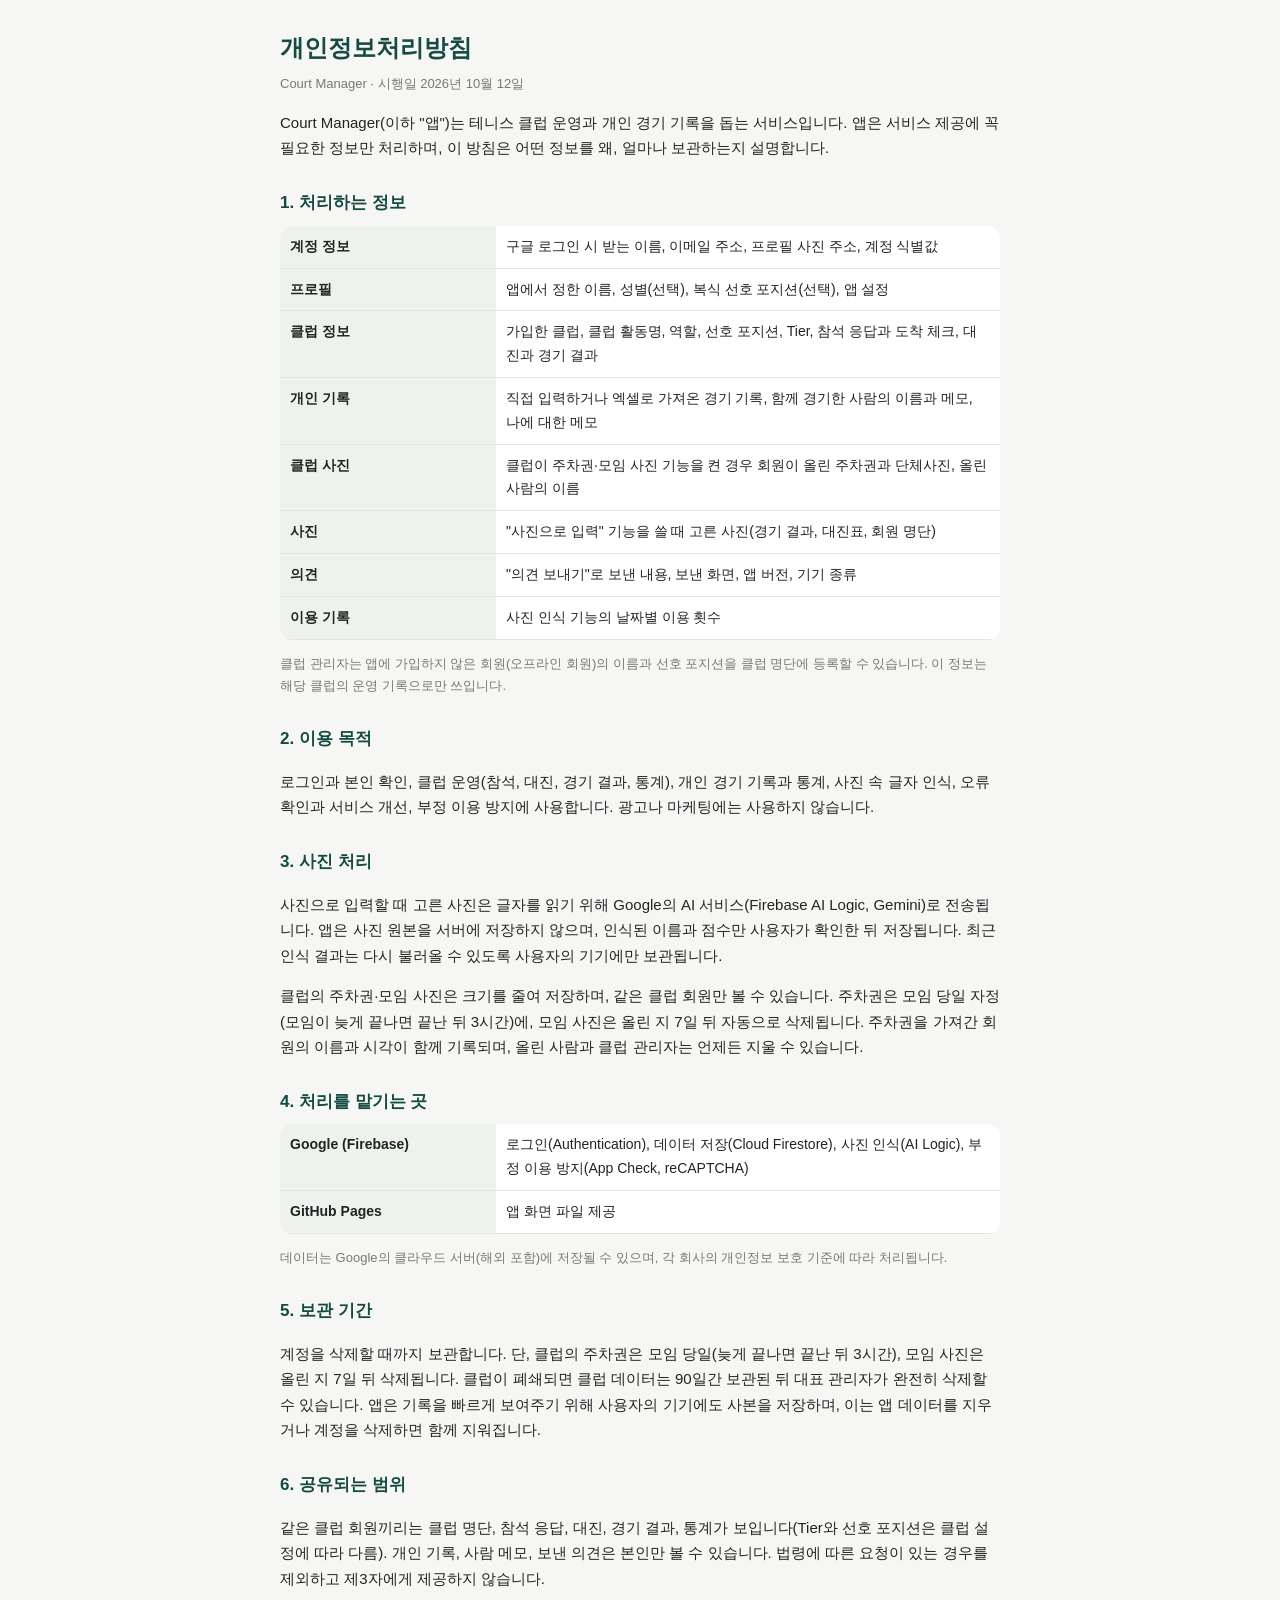
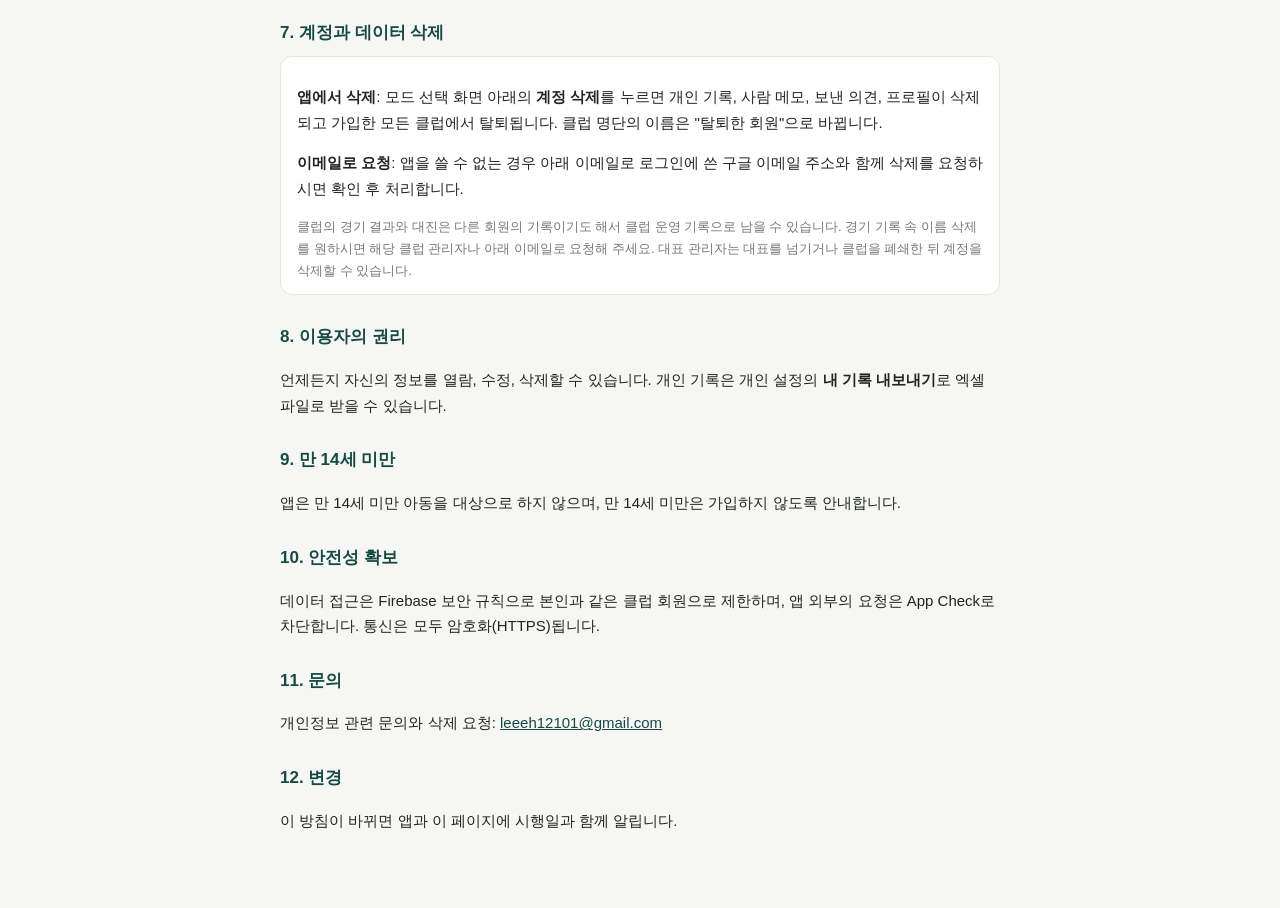
<file: privacy.html>
<!doctype html>
<html lang="ko">
<head>
<meta charset="utf-8">
<meta name="viewport" content="width=device-width,initial-scale=1">
<title>개인정보처리방침 · Court Manager</title>
<style>
body{margin:0;background:#F6F7F5;color:#202522;font:15px/1.7 -apple-system,BlinkMacSystemFont,"Apple SD Gothic Neo","Noto Sans KR",sans-serif}
main{max-width:720px;margin:0 auto;padding:28px 20px 60px}
h1{font-size:24px;color:#174A43;margin:0 0 4px}h2{font-size:17px;color:#174A43;margin:28px 0 8px}
.sub{color:#747A76;font-size:13px}table{width:100%;border-collapse:collapse;background:#fff;border-radius:12px;overflow:hidden;font-size:14px}
td,th{border-bottom:1px solid #E3E6E3;padding:9px 10px;text-align:left;vertical-align:top}th{background:#EEF2EF;width:30%}
.box{background:#fff;border:1px solid #E3E6E3;border-radius:12px;padding:12px 16px}a{color:#174A43}
</style>
</head>
<body><main>
<h1>개인정보처리방침</h1>
<div class="sub">Court Manager · 시행일 2026년 10월 12일</div>

<p>Court Manager(이하 "앱")는 테니스 클럽 운영과 개인 경기 기록을 돕는 서비스입니다. 앱은 서비스 제공에 꼭 필요한 정보만 처리하며, 이 방침은 어떤 정보를 왜, 얼마나 보관하는지 설명합니다.</p>

<h2>1. 처리하는 정보</h2>
<table>
<tr><th>계정 정보</th><td>구글 로그인 시 받는 이름, 이메일 주소, 프로필 사진 주소, 계정 식별값</td></tr>
<tr><th>프로필</th><td>앱에서 정한 이름, 성별(선택), 복식 선호 포지션(선택), 앱 설정</td></tr>
<tr><th>클럽 정보</th><td>가입한 클럽, 클럽 활동명, 역할, 선호 포지션, Tier, 참석 응답과 도착 체크, 대진과 경기 결과</td></tr>
<tr><th>개인 기록</th><td>직접 입력하거나 엑셀로 가져온 경기 기록, 함께 경기한 사람의 이름과 메모, 나에 대한 메모</td></tr>
<tr><th>클럽 사진</th><td>클럽이 주차권·모임 사진 기능을 켠 경우 회원이 올린 주차권과 단체사진, 올린 사람의 이름</td></tr>
<tr><th>사진</th><td>"사진으로 입력" 기능을 쓸 때 고른 사진(경기 결과, 대진표, 회원 명단)</td></tr>
<tr><th>의견</th><td>"의견 보내기"로 보낸 내용, 보낸 화면, 앱 버전, 기기 종류</td></tr>
<tr><th>이용 기록</th><td>사진 인식 기능의 날짜별 이용 횟수</td></tr>
</table>
<p class="sub">클럽 관리자는 앱에 가입하지 않은 회원(오프라인 회원)의 이름과 선호 포지션을 클럽 명단에 등록할 수 있습니다. 이 정보는 해당 클럽의 운영 기록으로만 쓰입니다.</p>

<h2>2. 이용 목적</h2>
<p>로그인과 본인 확인, 클럽 운영(참석, 대진, 경기 결과, 통계), 개인 경기 기록과 통계, 사진 속 글자 인식, 오류 확인과 서비스 개선, 부정 이용 방지에 사용합니다. 광고나 마케팅에는 사용하지 않습니다.</p>

<h2>3. 사진 처리</h2>
<p>사진으로 입력할 때 고른 사진은 글자를 읽기 위해 Google의 AI 서비스(Firebase AI Logic, Gemini)로 전송됩니다. 앱은 사진 원본을 서버에 저장하지 않으며, 인식된 이름과 점수만 사용자가 확인한 뒤 저장됩니다. 최근 인식 결과는 다시 불러올 수 있도록 사용자의 기기에만 보관됩니다.</p>
<p>클럽의 주차권·모임 사진은 크기를 줄여 저장하며, 같은 클럽 회원만 볼 수 있습니다. 주차권은 모임 당일 자정(모임이 늦게 끝나면 끝난 뒤 3시간)에, 모임 사진은 올린 지 7일 뒤 자동으로 삭제됩니다. 주차권을 가져간 회원의 이름과 시각이 함께 기록되며, 올린 사람과 클럽 관리자는 언제든 지울 수 있습니다.</p>

<h2>4. 처리를 맡기는 곳</h2>
<table>
<tr><th>Google (Firebase)</th><td>로그인(Authentication), 데이터 저장(Cloud Firestore), 사진 인식(AI Logic), 부정 이용 방지(App Check, reCAPTCHA)</td></tr>
<tr><th>GitHub Pages</th><td>앱 화면 파일 제공</td></tr>
</table>
<p class="sub">데이터는 Google의 클라우드 서버(해외 포함)에 저장될 수 있으며, 각 회사의 개인정보 보호 기준에 따라 처리됩니다.</p>

<h2>5. 보관 기간</h2>
<p>계정을 삭제할 때까지 보관합니다. 단, 클럽의 주차권은 모임 당일(늦게 끝나면 끝난 뒤 3시간), 모임 사진은 올린 지 7일 뒤 삭제됩니다. 클럽이 폐쇄되면 클럽 데이터는 90일간 보관된 뒤 대표 관리자가 완전히 삭제할 수 있습니다. 앱은 기록을 빠르게 보여주기 위해 사용자의 기기에도 사본을 저장하며, 이는 앱 데이터를 지우거나 계정을 삭제하면 함께 지워집니다.</p>

<h2>6. 공유되는 범위</h2>
<p>같은 클럽 회원끼리는 클럽 명단, 참석 응답, 대진, 경기 결과, 통계가 보입니다(Tier와 선호 포지션은 클럽 설정에 따라 다름). 개인 기록, 사람 메모, 보낸 의견은 본인만 볼 수 있습니다. 법령에 따른 요청이 있는 경우를 제외하고 제3자에게 제공하지 않습니다.</p>

<h2 id="delete">7. 계정과 데이터 삭제</h2>
<div class="box">
<p><b>앱에서 삭제</b>: 모드 선택 화면 아래의 <b>계정 삭제</b>를 누르면 개인 기록, 사람 메모, 보낸 의견, 프로필이 삭제되고 가입한 모든 클럽에서 탈퇴됩니다. 클럽 명단의 이름은 "탈퇴한 회원"으로 바뀝니다.</p>
<p><b>이메일로 요청</b>: 앱을 쓸 수 없는 경우 아래 이메일로 로그인에 쓴 구글 이메일 주소와 함께 삭제를 요청하시면 확인 후 처리합니다.</p>
<p class="sub" style="margin:0">클럽의 경기 결과와 대진은 다른 회원의 기록이기도 해서 클럽 운영 기록으로 남을 수 있습니다. 경기 기록 속 이름 삭제를 원하시면 해당 클럽 관리자나 아래 이메일로 요청해 주세요. 대표 관리자는 대표를 넘기거나 클럽을 폐쇄한 뒤 계정을 삭제할 수 있습니다.</p>
</div>

<h2>8. 이용자의 권리</h2>
<p>언제든지 자신의 정보를 열람, 수정, 삭제할 수 있습니다. 개인 기록은 개인 설정의 <b>내 기록 내보내기</b>로 엑셀 파일로 받을 수 있습니다.</p>

<h2>9. 만 14세 미만</h2>
<p>앱은 만 14세 미만 아동을 대상으로 하지 않으며, 만 14세 미만은 가입하지 않도록 안내합니다.</p>

<h2>10. 안전성 확보</h2>
<p>데이터 접근은 Firebase 보안 규칙으로 본인과 같은 클럽 회원으로 제한하며, 앱 외부의 요청은 App Check로 차단합니다. 통신은 모두 암호화(HTTPS)됩니다.</p>

<h2>11. 문의</h2>
<p>개인정보 관련 문의와 삭제 요청: <a href="mailto:leeeh12101@gmail.com">leeeh12101@gmail.com</a></p>

<h2>12. 변경</h2>
<p>이 방침이 바뀌면 앱과 이 페이지에 시행일과 함께 알립니다.</p>
</main></body>
</html>
</file>
